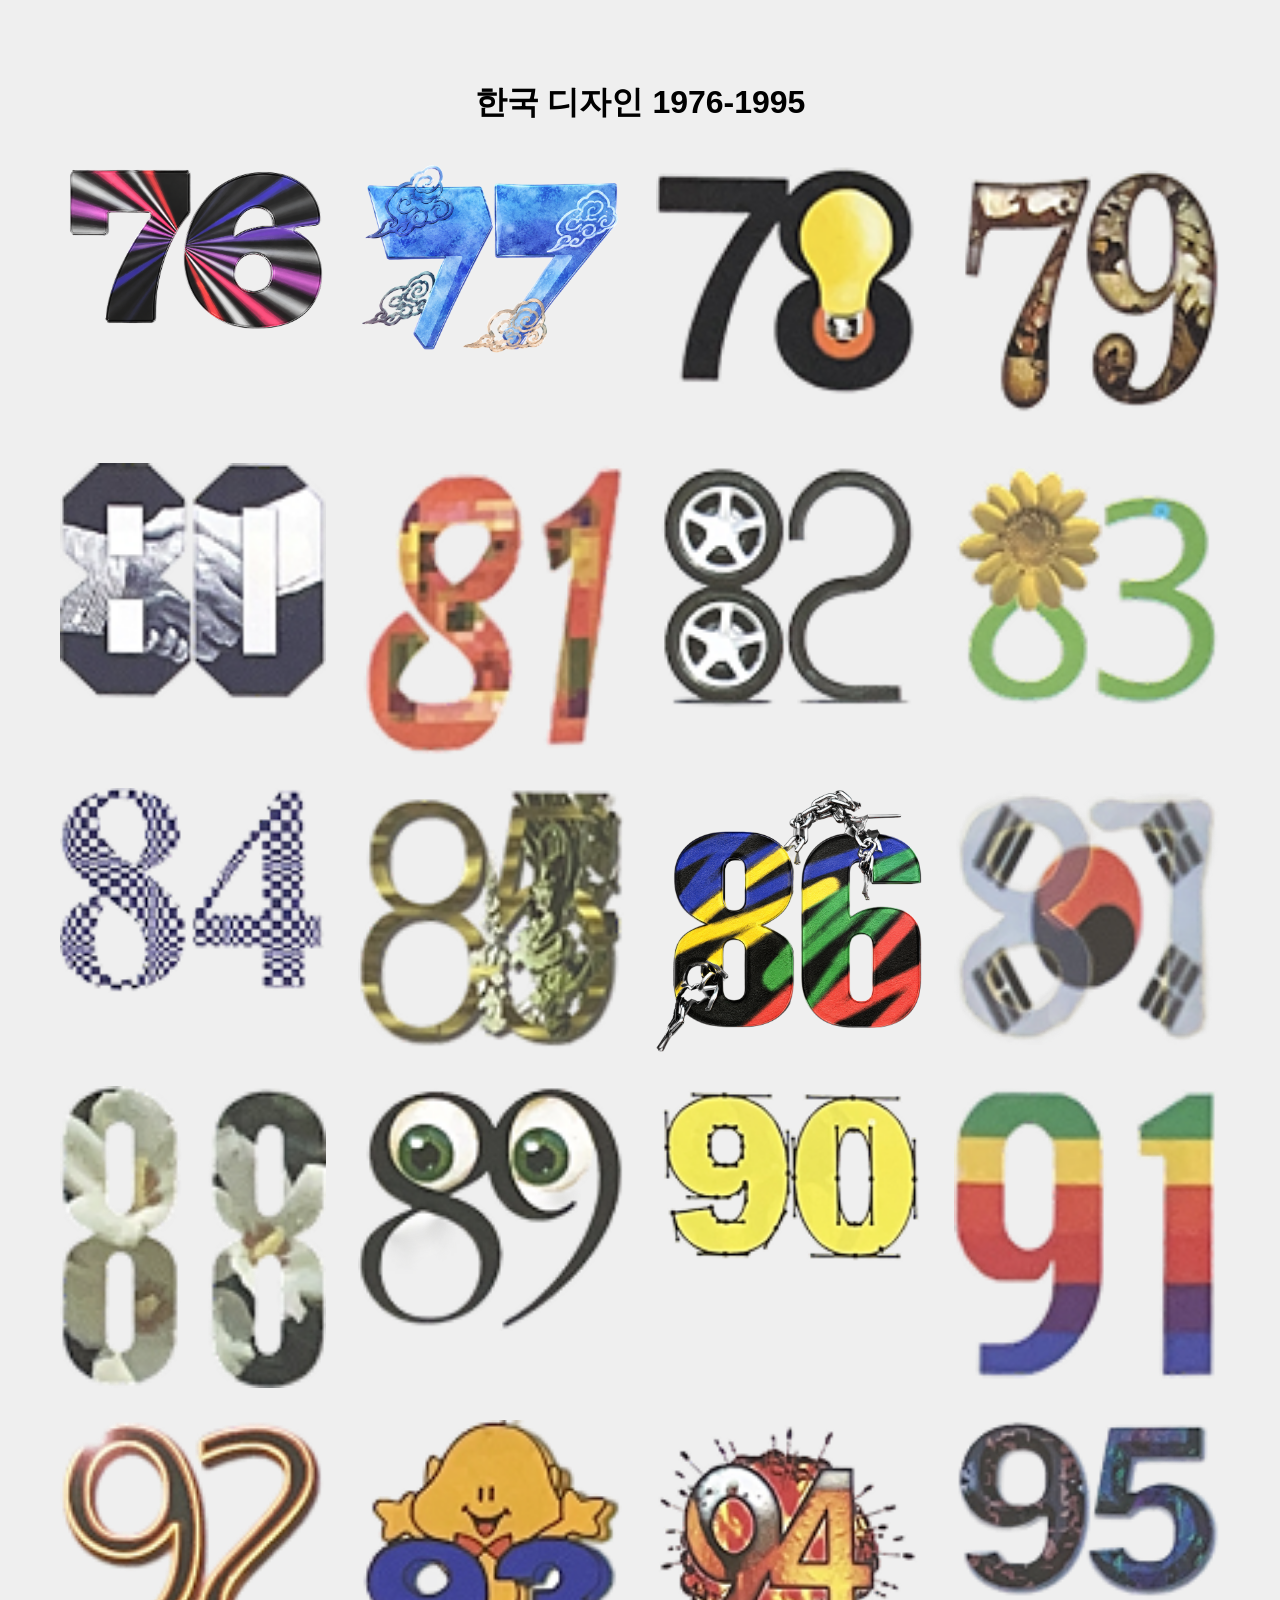
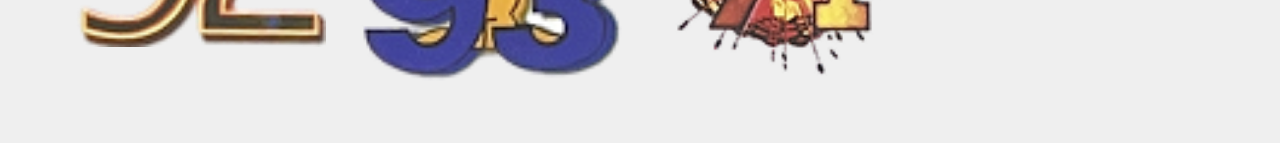
<file: index.html>
<!DOCTYPE html>

<html lang="ko">
<head>
    <meta charset="UTF-8">
    <meta name="viewport" content="width=device-width, initial-scale=1.0">
    <title>한국 디자인 1976-1995</title>


<meta name="description" content="한국 디자인 1976-1995">
<meta name="keywords" content="한국, 디자인, 1976-1995">

<link rel="stylesheet" href="style.css">

</head>

<body>

<header>
    <h1>한국 디자인 1976-1995</h1>
</header>

<main>
    <ul class="gallery">

        <li>
            <a href="76.html">
                <img src="img/76.png" alt="1976년 디자인">
            </a>
        </li>

        <li>
            <a href="77.html">
                <img src="img/77.png" alt="1977년 디자인">
            </a>
        </li>

        <li>
            <a href="78.html">
                <img src="img/78.png" alt="1978년 디자인">
            </a>
        </li>

        <li>
            <a href="79.html">
                <img src="img/79.png" alt="1979년 디자인">
            </a>
        </li>

        <li>
            <a href="80.html">
                <img src="img/80.png" alt="1980년 디자인">
            </a>
        </li>

        <li>
            <a href="81.html">
                <img src="img/81.png" alt="1981년 디자인">
            </a>
        </li>

        <li>
            <a href="82.html">
                <img src="img/82.png" alt="1982년 디자인">
            </a>
        </li>

        <li>
            <a href="83.html">
                <img src="img/83.png" alt="1983년 디자인">
            </a>
        </li>

        <li>
            <a href="84.html">
                <img src="img/84.png" alt="1984년 디자인">
            </a>
        </li>

        <li>
            <a href="85.html">
                <img src="img/85.png" alt="1985년 디자인">
            </a>
        </li>

        <li>
            <a href="86.html">
                <img src="img/86.png" alt="1986년 디자인">
            </a>
        </li>

        <li>
            <a href="87.html">
                <img src="img/87.png" alt="1987년 디자인">
            </a>
        </li>

        <li>
            <a href="88.html">
                <img src="img/88.png" alt="1988년 디자인">
            </a>
        </li>

        <li>
            <a href="89.html">
                <img src="img/89.png" alt="1989년 디자인">
            </a>
        </li>

        <li>
            <a href="90.html">
                <img src="img/90.png" alt="1990년 디자인">
            </a>
        </li>

        <li>
            <a href="91.html">
                <img src="img/91.png" alt="1991년 디자인">
            </a>
        </li>

        <li>
            <a href="92.html">
                <img src="img/92.png" alt="1992년 디자인">
            </a>
        </li>

        <li>
            <a href="93.html">
                <img src="img/93.png" alt="1993년 디자인">
            </a>
        </li>

        <li>
            <a href="94.html">
                <img src="img/94.png" alt="1994년 디자인">
            </a>
        </li>

        <li>
            <a href="95.html">
                <img src="img/95.png" alt="1995년 디자인">
            </a>
        </li>

    </ul>
</main>

</body>
</html>
</file>
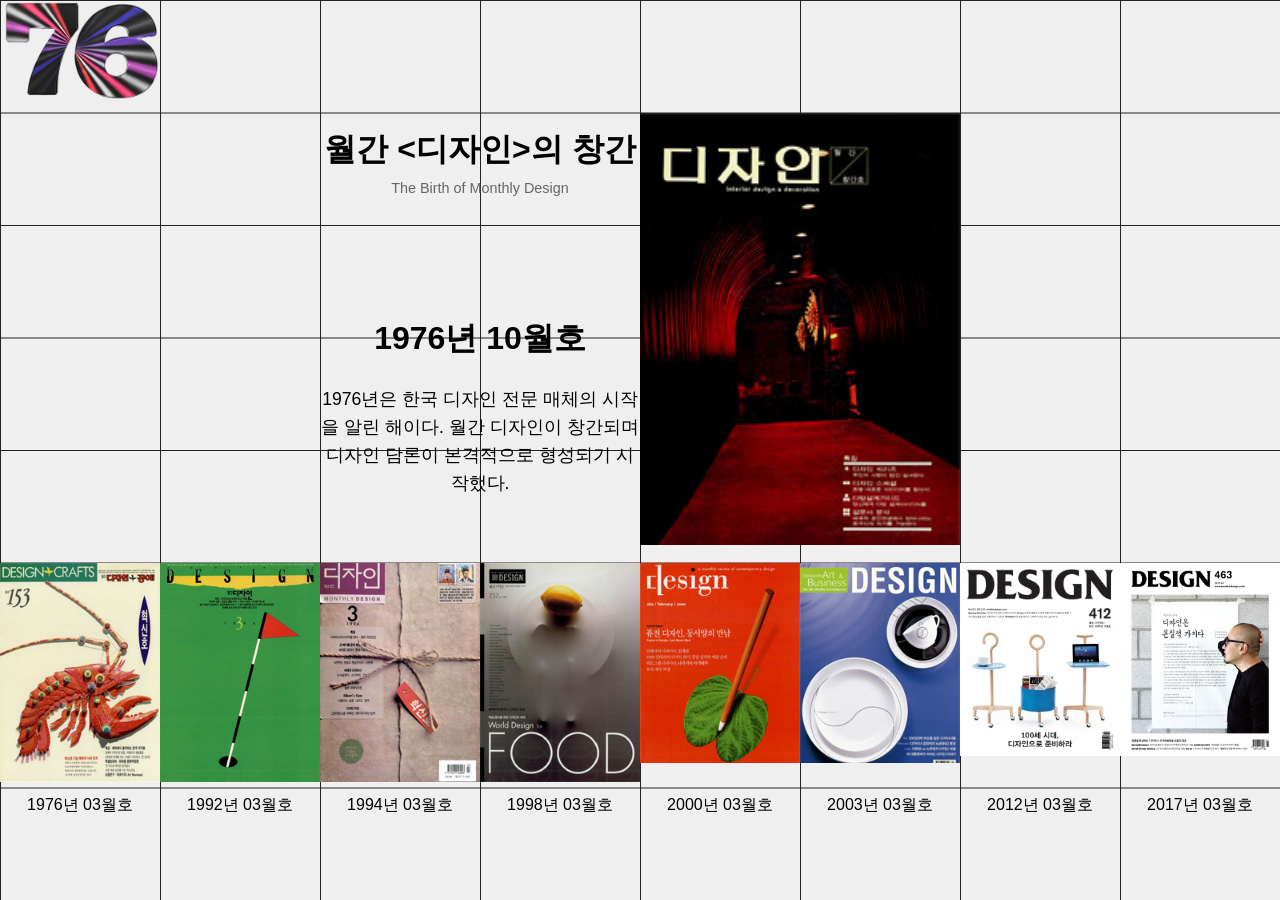
<file: 76.html>
<!DOCTYPE html>
<html lang="ko">
<head>
<meta charset="UTF-8">
<meta name="viewport" content="width=device-width, initial-scale=1.0">

<title>1976년 | 한국 디자인 1976-1995</title>

<link rel="stylesheet" href="style.css">
</head>

<body class="y76">

<div class="grid">

    <!-- 연도 -->
    <a href="index.html" class="year-link">
        <img src="img/76.png" alt="1976" class="year">
    </a>

    <!-- 타이틀 -->
    <div class="head">
        <h1>월간 &lt;디자인&gt;의 창간</h1>
        <p>The Birth of Monthly Design</p>
    </div>

    <!-- 대표 이미지 -->
    <img src="img/76_1976.jpg" alt="대표 이미지" class="hero">

    <!-- 정보 -->
    <div class="info">
        <h2>1976년 10월호</h2>

        <p>
            1976년은 한국 디자인 전문 매체의 시작을 알린 해이다.
            월간 디자인이 창간되며 디자인 담론이 본격적으로
            형성되기 시작했다.
        </p>
    </div>

    <!-- 하단 아카이브 -->
    <div class="thumbs">

        <figure>
            <img src="img/76_1991.jpg" alt="">
            <figcaption>1976년 03월호</figcaption>
        </figure>

        <figure>
            <img src="img/76_1992.jpg" alt="">
            <figcaption>1992년 03월호</figcaption>
        </figure>

        <figure>
            <img src="img/76_1994.jpg" alt="">
            <figcaption>1994년 03월호</figcaption>
        </figure>

        <figure>
            <img src="img/76_1998.jpg" alt="">
            <figcaption>1998년 03월호</figcaption>
        </figure>

        <figure>
            <img src="img/76_2000.jpg" alt="">
            <figcaption>2000년 03월호</figcaption>
        </figure>

        <figure>
            <img src="img/76_2003.jpg" alt="">
            <figcaption>2003년 03월호</figcaption>
        </figure>

        <figure>
            <img src="img/76_2012.jpg" alt="">
            <figcaption>2012년 03월호</figcaption>
        </figure>

        <figure>
            <img src="img/76_2017.jpg" alt="">
            <figcaption>2017년 03월호</figcaption>
        </figure>

        <figure>
            <img src="img/76_2020.jpg" alt="">
            <figcaption>2020년 03월호</figcaption>
        </figure>

        <figure>
            <img src="img/76_2024.jpg" alt="">
            <figcaption>2024년 03월호</figcaption>
        </figure>

    </div>

</div>

</body>
</html>
</file>
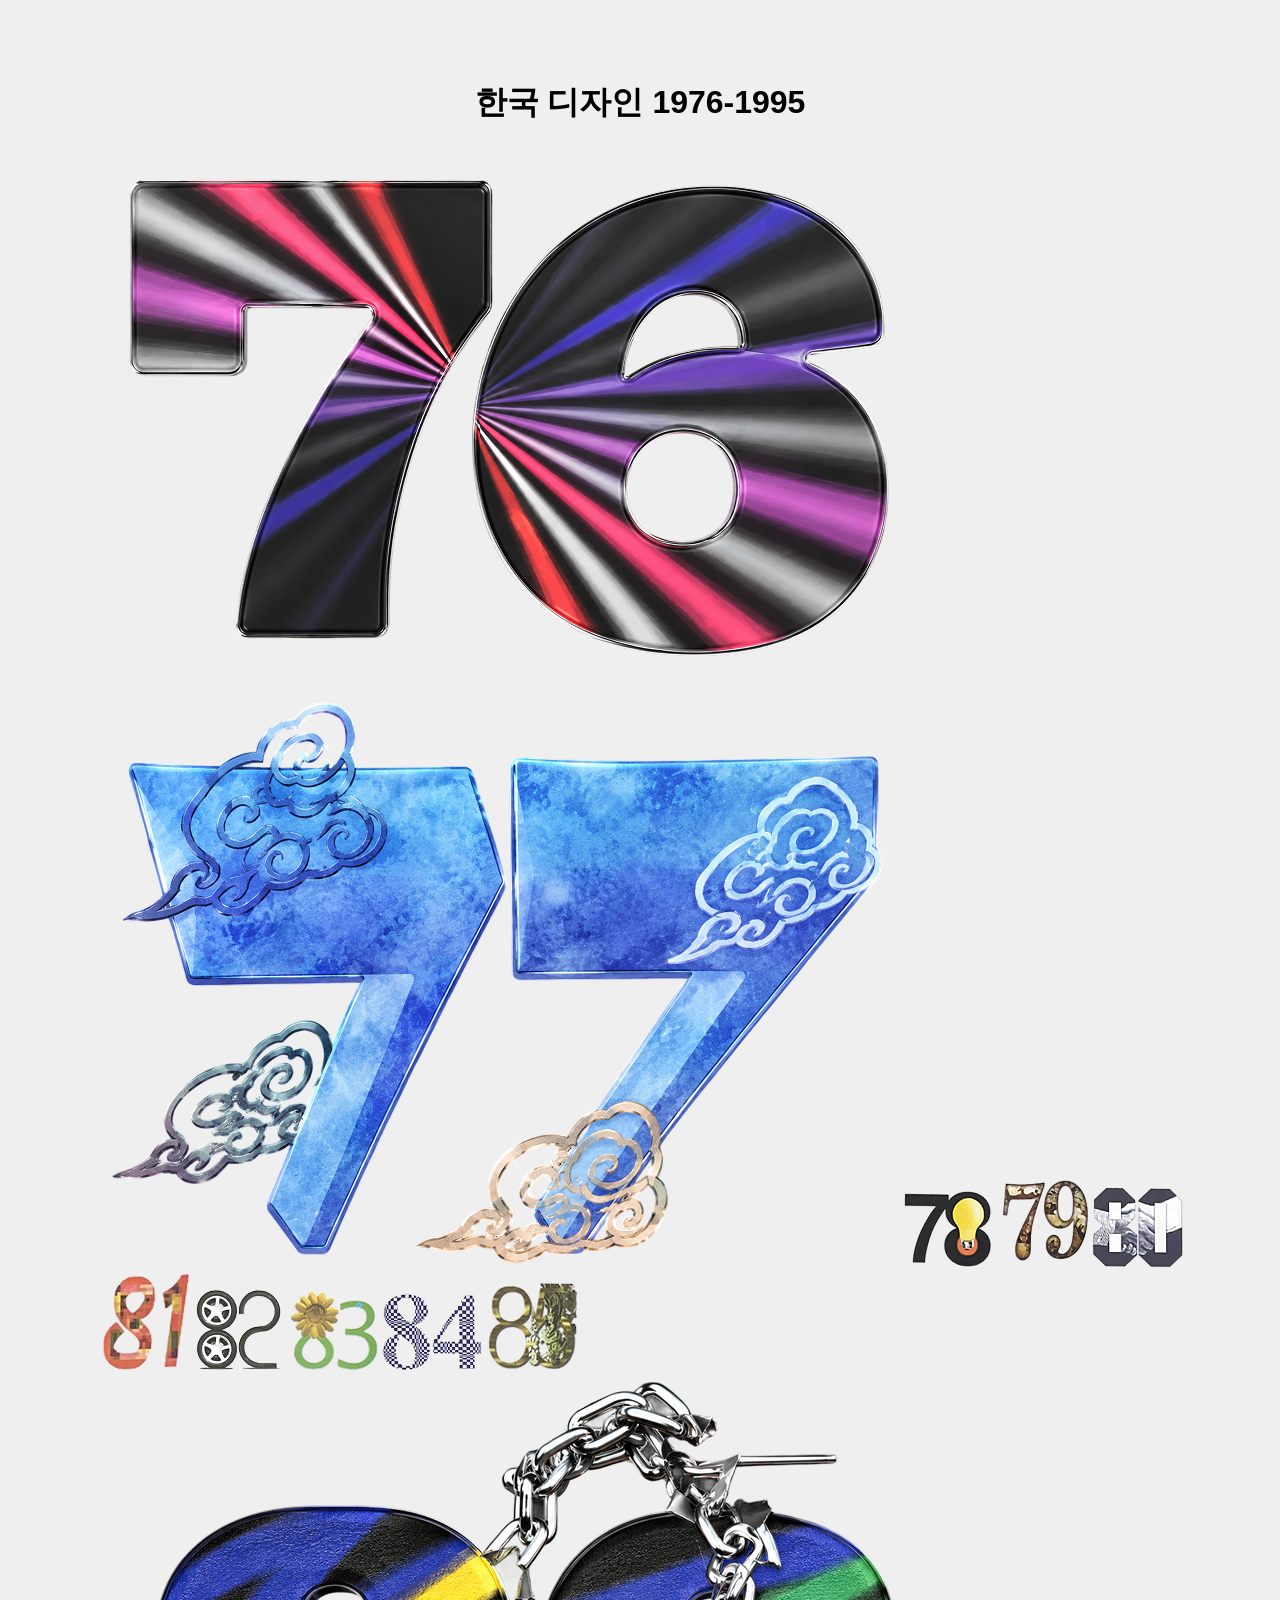
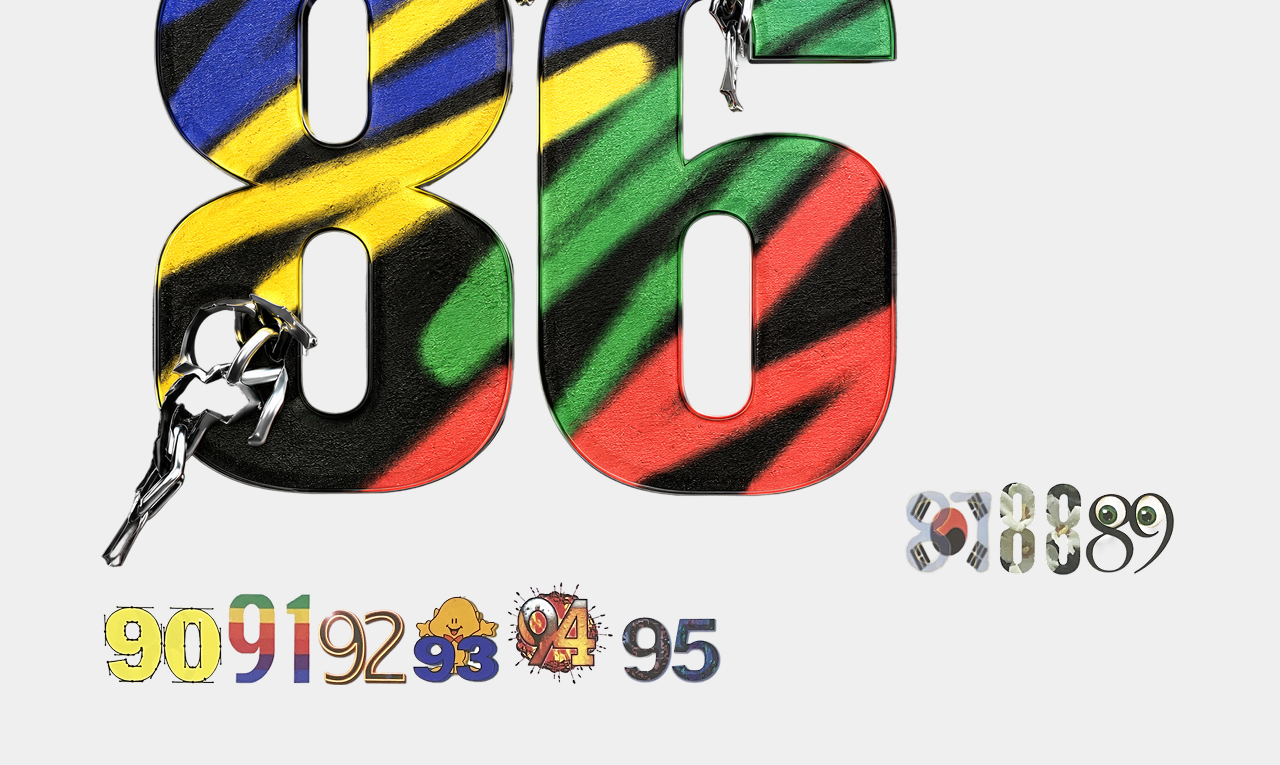
<file: 79.html>
<!DOCTYPE html>
<html lang="ko"> 
<head>
	<meta charset="UTF-8">
	<meta name="viewport" content="width=device-width, initial-scale=1.0">
	<title>한국 디자인 1976-1995</title>
	<meta name="description" content="한국 디자인 1976-1995">
	<meta name="keywords" content="한국, 디자인, 1976-1995">
	<link rel="stylesheet" href="style.css">
</head>
<body>
	<h1>한국 디자인 1976-1995</h1>
	<ul>
		<a href="https://youtube.com"><img src="img/76.png" alt="사진설명"></a>
		<a href="https://youtube.com"><img src="img/77.png" alt="사진설명"></a>
		<a href="https://youtube.com"><img src="img/78.png" alt="사진설명"></a>
		<a href="https://youtube.com"><img src="img/79.png" alt="사진설명"></a>
		<a href="https://youtube.com"><img src="img/80.png" alt="사진설명"></a>
		<a href="https://youtube.com"><img src="img/81.png" alt="사진설명"></a>
		<a href="https://youtube.com"><img src="img/82.png" alt="사진설명"></a>
		<a href="https://youtube.com"><img src="img/83.png" alt="사진설명"></a>
		<a href="https://youtube.com"><img src="img/84.png" alt="사진설명"></a>
		<a href="https://youtube.com"><img src="img/85.png" alt="사진설명"></a>
		<a href="https://youtube.com"><img src="img/86.png" alt="사진설명"></a>
		<a href="https://youtube.com"><img src="img/87.png" alt="사진설명"></a>
		<a href="https://youtube.com"><img src="img/88.png" alt="사진설명"></a>
		<a href="https://youtube.com"><img src="img/89.png" alt="사진설명"></a>
		<a href="https://youtube.com"><img src="img/90.png" alt="사진설명"></a>
		<a href="https://youtube.com"><img src="img/91.png" alt="사진설명"></a>
		<a href="https://youtube.com"><img src="img/92.png" alt="사진설명"></a>
		<a href="https://youtube.com"><img src="img/93.png" alt="사진설명"></a>
		<a href="https://youtube.com"><img src="img/94.png" alt="사진설명"></a>
		<a href="https://youtube.com"><img src="img/95.png" alt="사진설명"></a>
	</ul>
</body>
</html>
</file>
<file: style.css>
/* --------------------------
INDEX
-------------------------- */

body{
    margin:0;
    padding:60px;
    background:#efefef;
    font-family:sans-serif;
}

h1{
    text-align:center;
    margin-bottom:40px;
}

.gallery{
    display:grid;
    grid-template-columns:repeat(4,minmax(0,1fr));
    gap:32px;

    max-width:1200px;
    margin:0 auto;

    padding:0;
    list-style:none;
}

.gallery li{
    margin:0;
    padding:0;
}

.gallery a{
    display:block;
}

.gallery img{
    width:100%;
    display:block;
}

@media (max-width:1024px){
    .gallery{
        grid-template-columns:repeat(3,1fr);
    }
}

@media (max-width:768px){
    .gallery{
        grid-template-columns:repeat(2,1fr);
    }
}

@media (max-width:480px){
    .gallery{
        grid-template-columns:1fr;
    }
}


/* --------------------------
76 PAGE
-------------------------- */

.y76{
    margin:0;
    padding:0;
    background:#efefef;
    overflow:hidden;
}


/* 8×8 고정 비율 그리드 */
.grid{
    width:100vw;
    height:100dvh;

    display:grid;
    grid-template-columns:repeat(8, minmax(0, 1fr));
    grid-template-rows:repeat(8, minmax(0, 1fr));

    position:relative;
    box-sizing:border-box;
}


/* 그리드 선 */
.grid::before{
    content:"";
    position:absolute;
    inset:0;

    background-image:
        linear-gradient(to right, #222 1px, transparent 1px),
        linear-gradient(to bottom, #222 1px, transparent 1px);

    background-size:calc(100% / 8) calc(100% / 8);

    z-index:0;
    pointer-events:none;
}


/* 모든 콘텐츠를 그리드 선 위에 배치 */
.grid > *{
    position:relative;
    z-index:1;
}


/* --------------------------
연도 이미지
-------------------------- */

.year-link{
    grid-column:1 / 2;
    grid-row:1 / 2;

    align-self:start;
    justify-self:start;

    width:100%;
    display:block;
}

.year{
    width:100%;
    height:auto;
    display:block;
}


/* --------------------------
제목
-------------------------- */

.head{
    grid-column:3 / 5;
    grid-row:2 / 3;

    align-self:center;
    justify-self:center;

    text-align:center;
}

.head h1{
    margin:0;
    font-size:2rem;
}

.head p{
    margin-top:8px;
    color:#666;
    font-size:.9rem;
}


/* --------------------------
설명
-------------------------- */

.info{
    grid-column:3 / 5;
    grid-row:3 / 6;

    align-self:center;
    justify-self:center;

    max-width:320px;
}

.info h2{
    margin-bottom:24px;
    font-size:2rem;
}

.info p{
    margin:0;
    line-height:1.6;
    font-size:1.1rem;
}


/* --------------------------
대표 이미지
-------------------------- */

.hero{
    grid-column:5 / 7;

    /* 위에서 2번째 가로 그리드 선에 상단 고정 */
    grid-row:2 / 6;

    align-self:start;
    justify-self:start;

    width:100%;
    height:auto;

    display:block;
}

/* --------------------------
하단 아카이브
-------------------------- */

.thumbs{
    grid-column:1 / 9;

    /* 위에서 6번째 가로 그리드 선에 하단 이미지 영역 상단 고정 */
    grid-row:6 / 9;

    align-self:start;
    justify-self:stretch;

    width:100%;
    height:100%;

    display:flex;
    align-items:flex-start;
    gap:0;

    overflow-x:auto;
    overflow-y:hidden;

    text-align:center;

    -ms-overflow-style:none;
    scrollbar-width:none;
}

.thumbs figure{
    flex:0 0 12.5%;

    margin:0;
    padding:0;

    display:flex;
    flex-direction:column;

    /* figure 내부 요소를 위쪽부터 배치 */
    justify-content:flex-start;

    /* 텍스트와 이미지를 가로 중앙 정렬 */
    align-items:center;

    text-align:center;
}

.thumbs img{
    width:100%;

    /* 이미지 박스 높이를 통일 */
    aspect-ratio:1 / 1.4;

    /* 이미지 전체가 잘리지 않게 유지 */
    object-fit:contain;

    /* 핵심 수정: contain으로 생기는 여백을 위가 아니라 아래로 보내기 */
    object-position:top center;

    display:block;
}

.thumbs figcaption{
    margin-top:8px;
    width:100%;

    font-size:1rem;
    text-align:center;
}

.thumbs::-webkit-scrollbar{
    display:none;
}
.head,
.info,
.thumbs,
.thumbs figure,
.thumbs figcaption{
    text-align:center;
}
</file>
